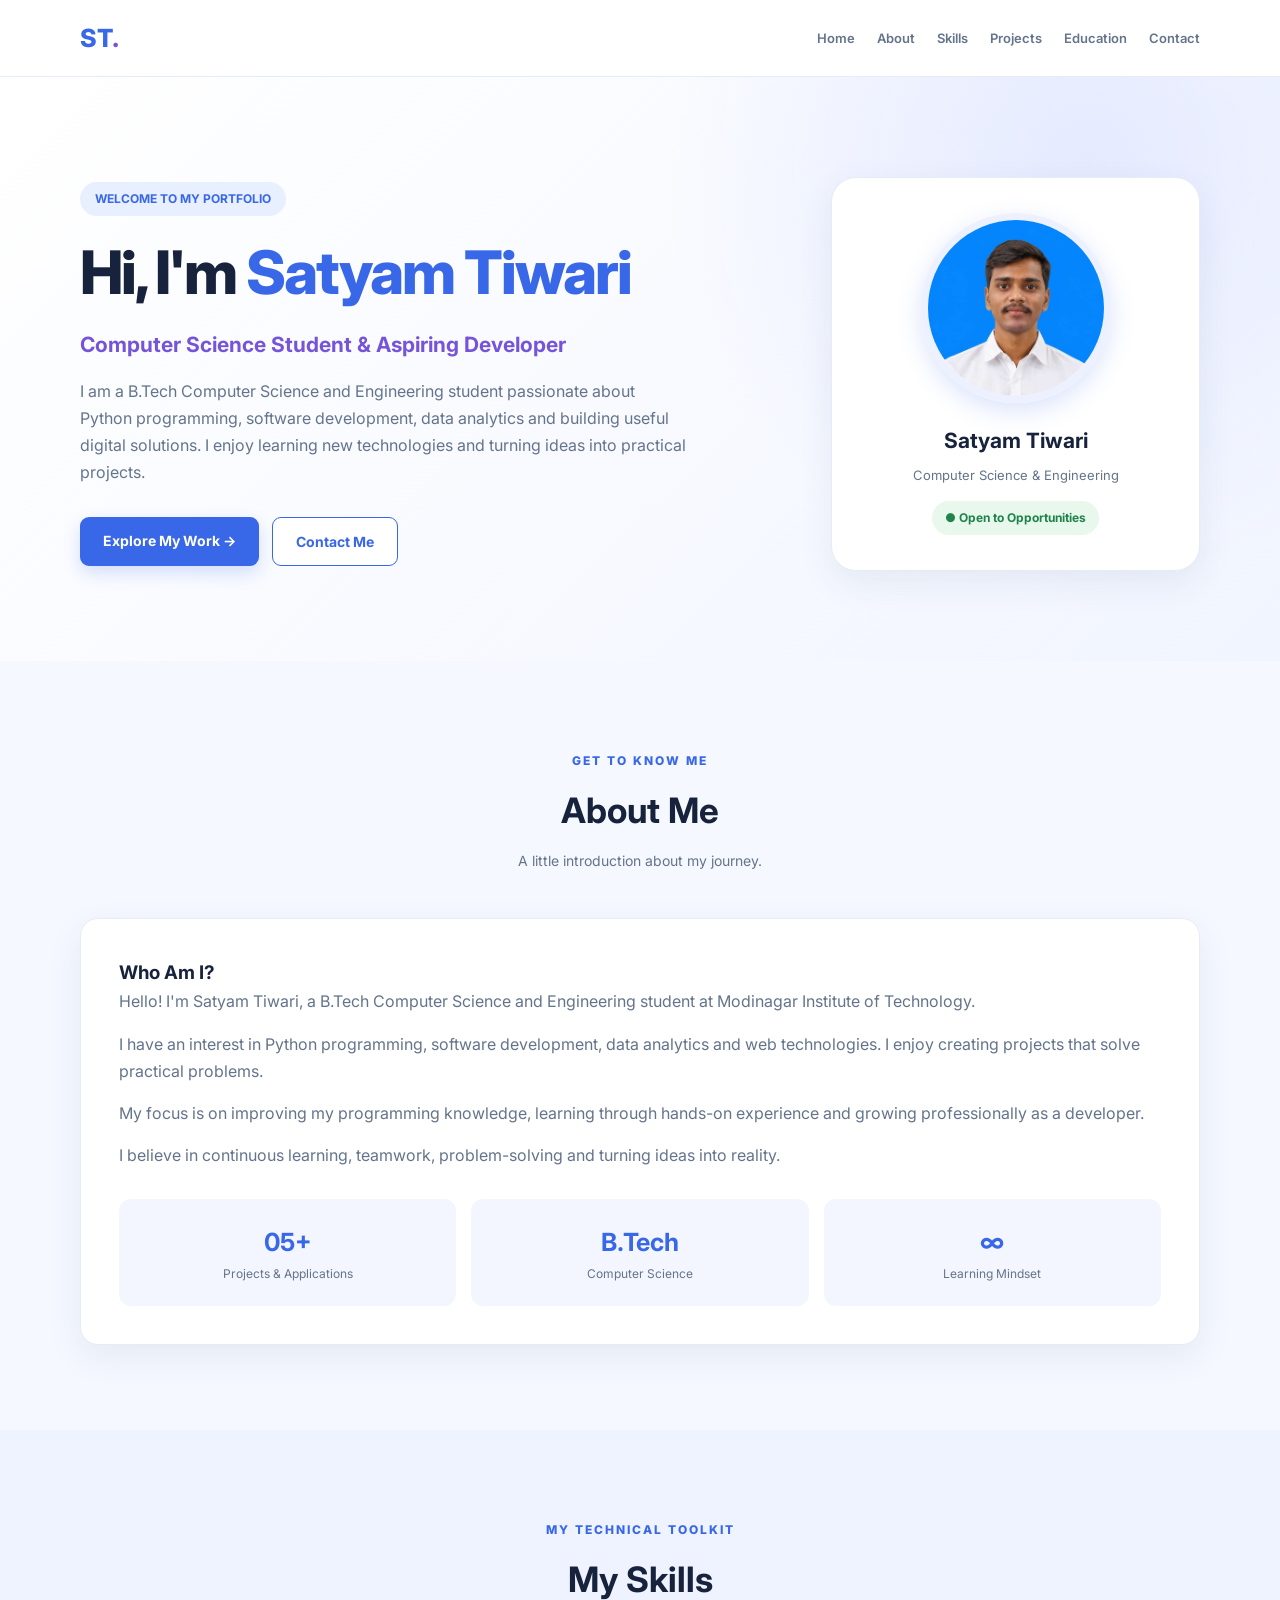
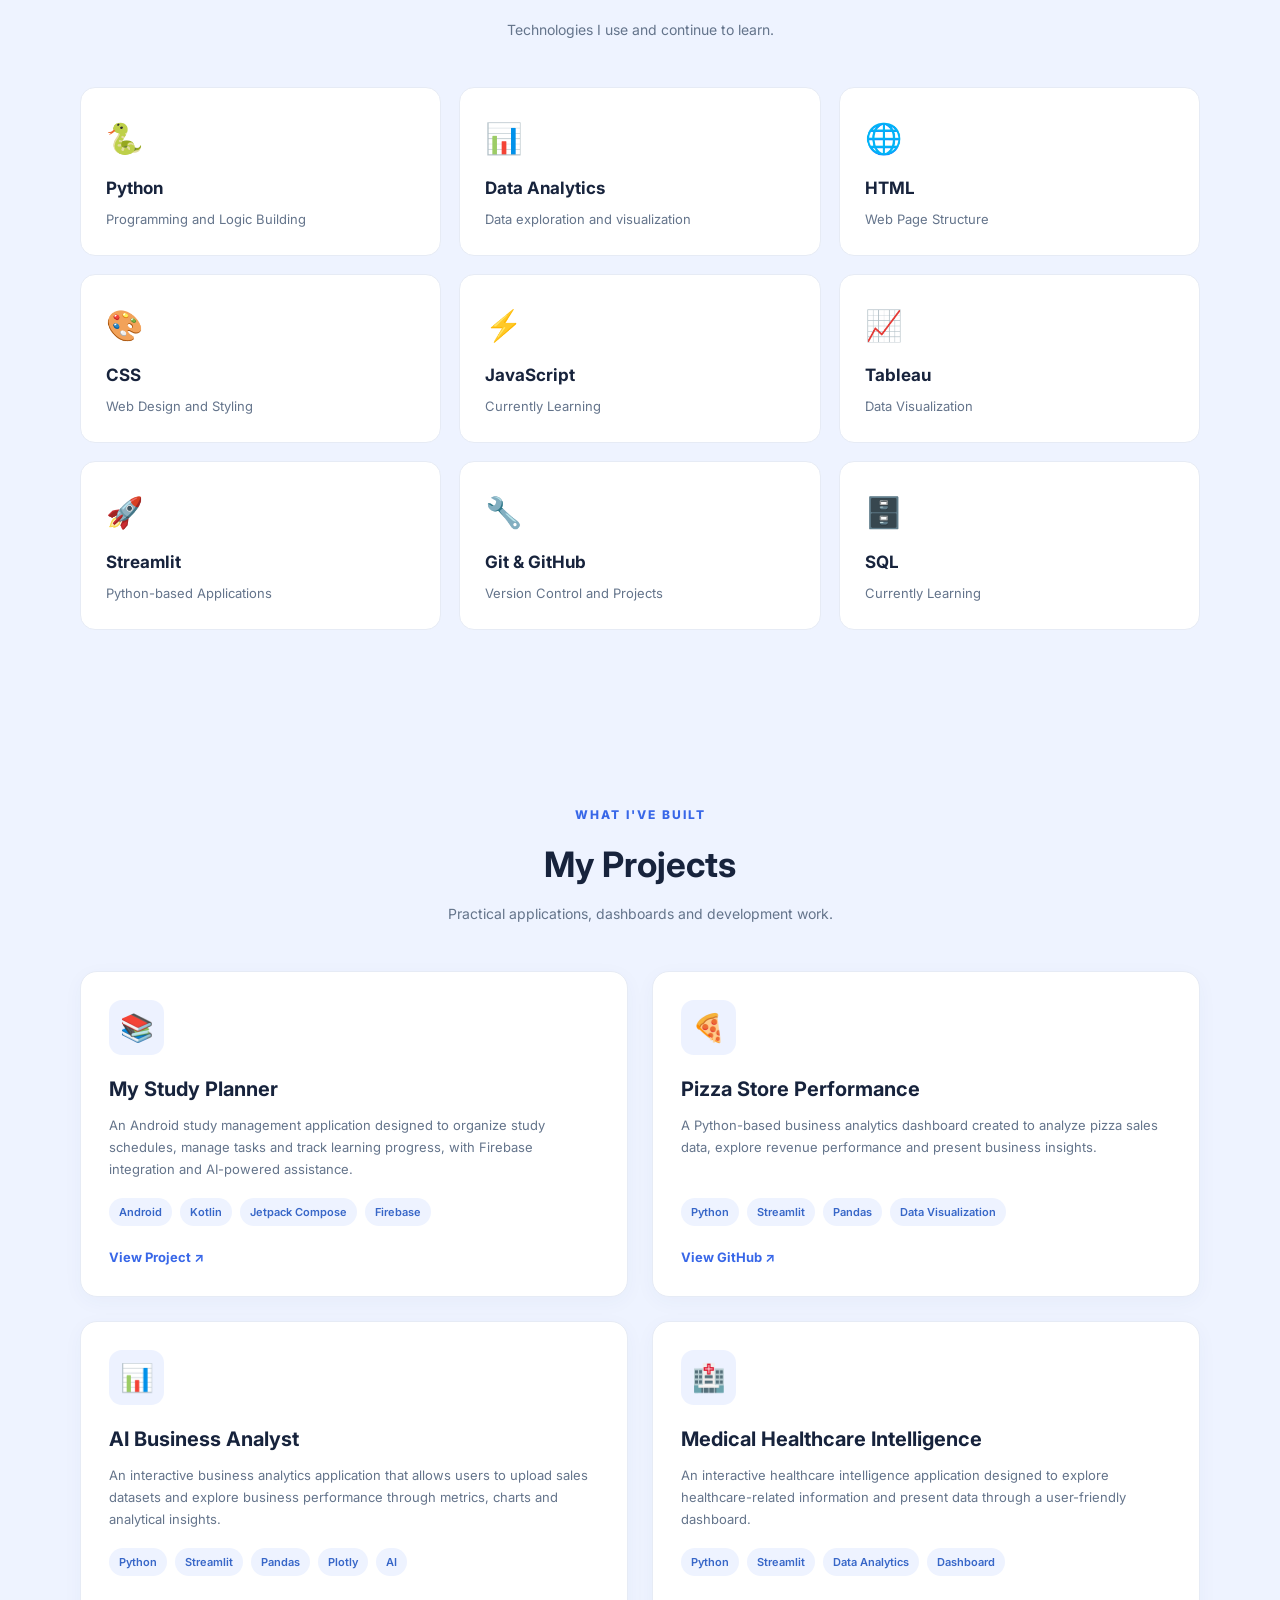
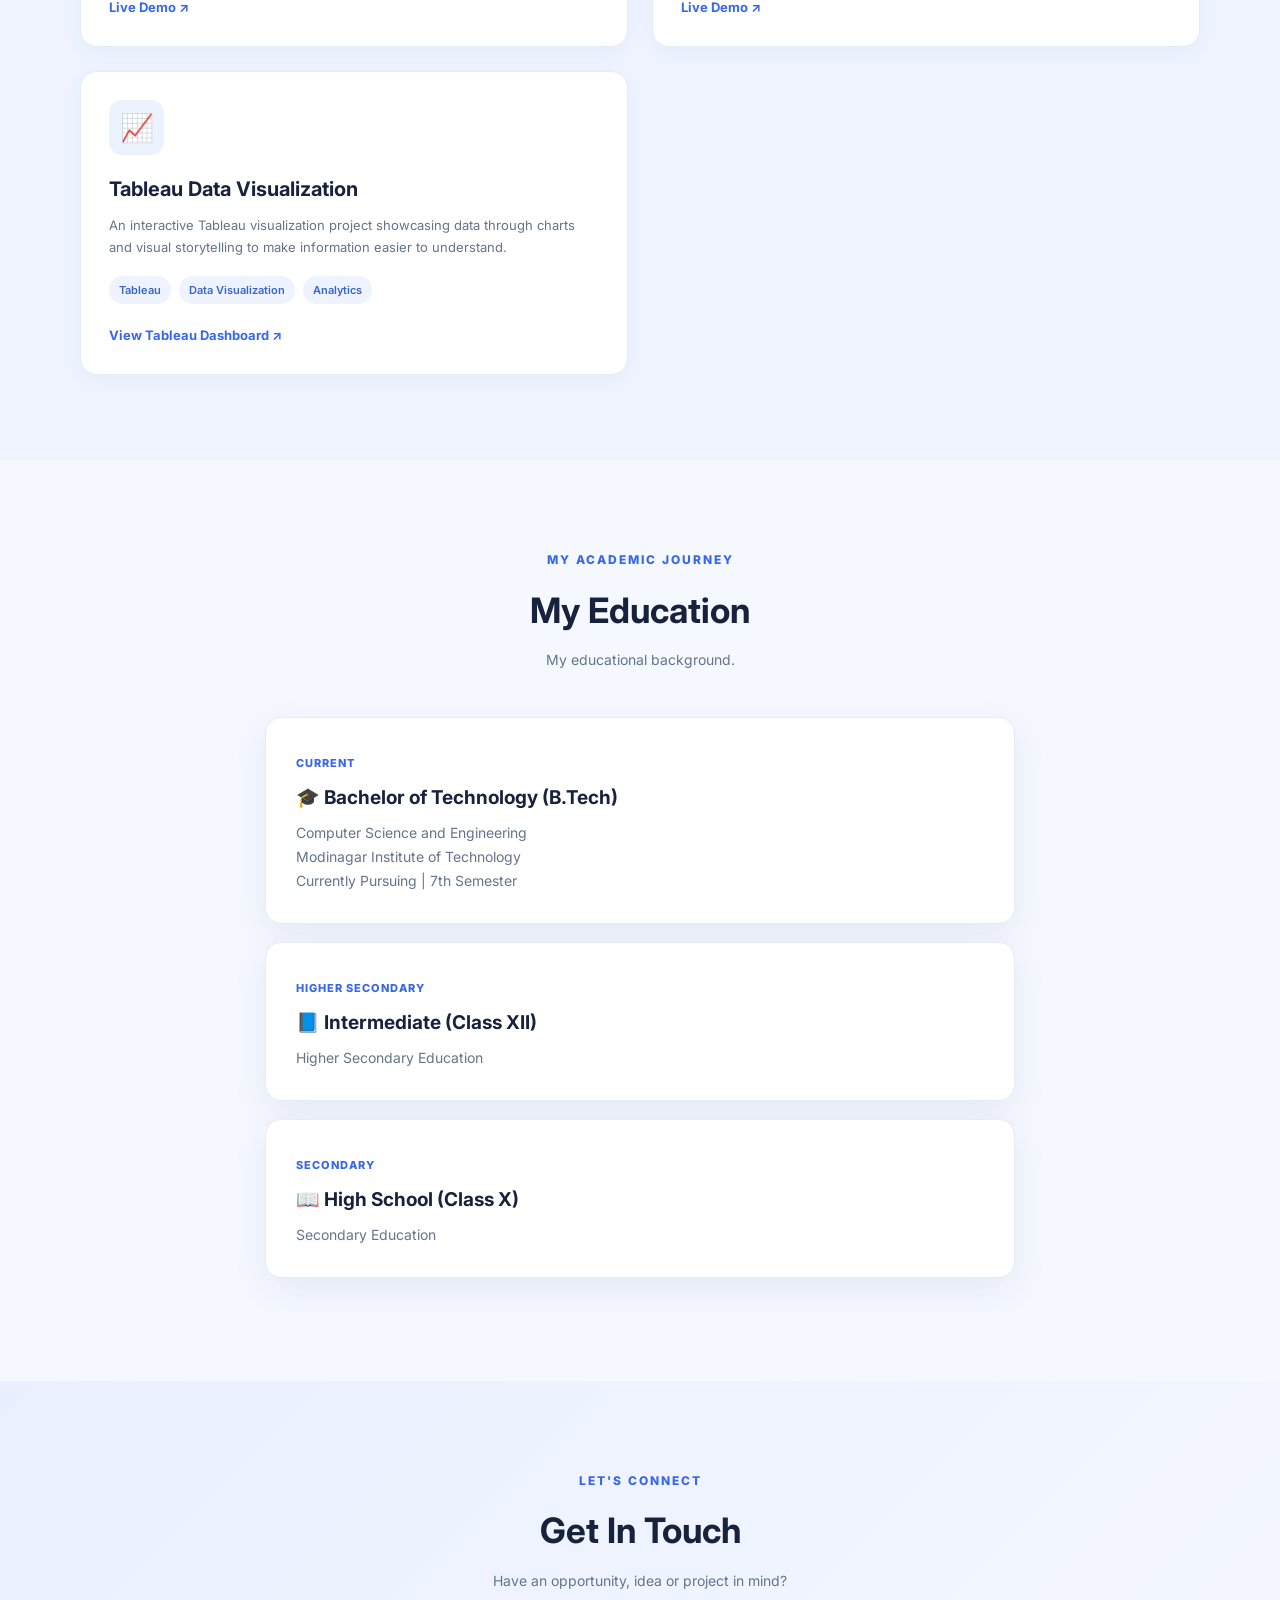
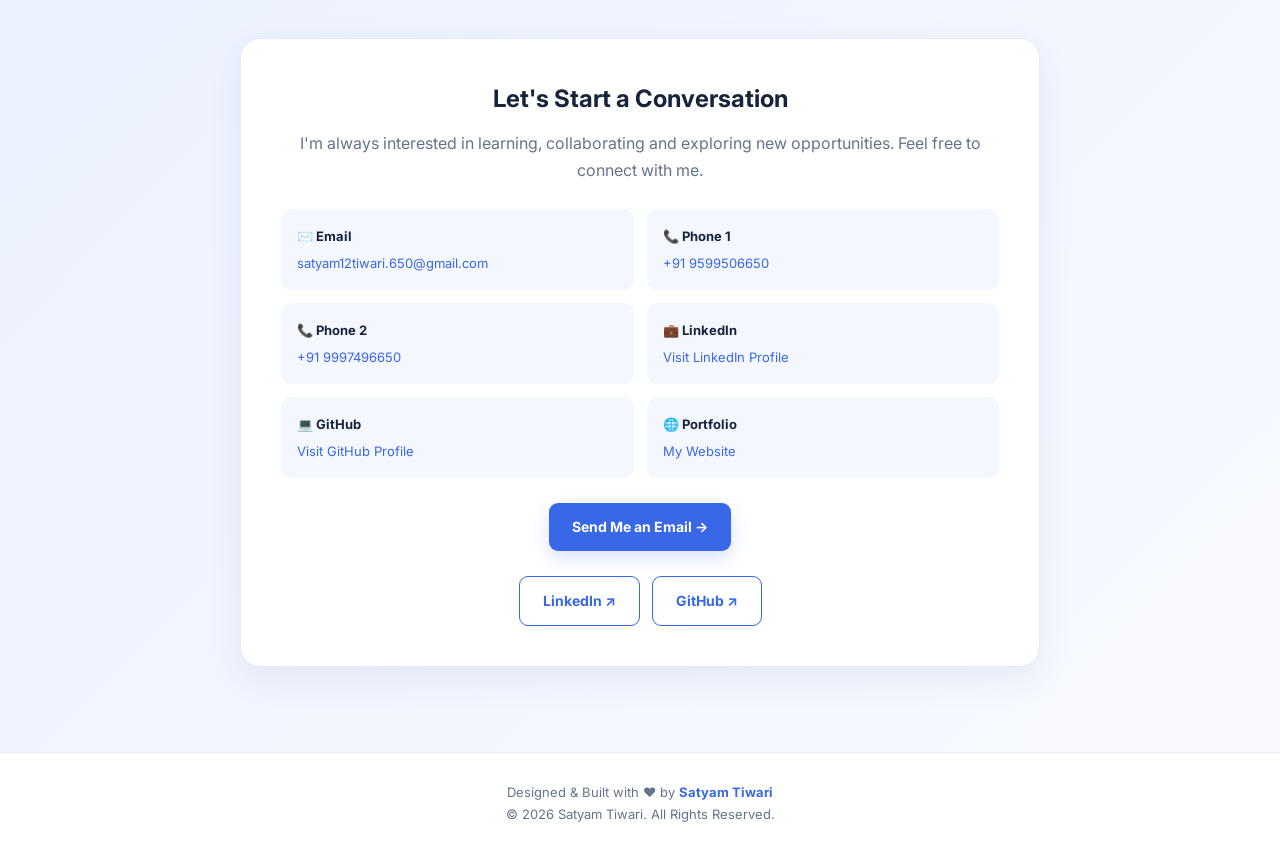
<file: index.html>
<!DOCTYPE html>
<html lang="en">

<head>
    <meta charset="UTF-8">
    <meta name="viewport" content="width=device-width, initial-scale=1.0">

    <title>Satyam Tiwari | Software Developer & Data Analyst</title>

    <meta name="description"
        content="Official portfolio of Satyam Tiwari, B.Tech Computer Science student and aspiring Software Developer and Data Analyst. Explore Python projects, AI dashboards, Tableau visualizations and technical skills.">

    <meta name="keywords"
        content="Satyam Tiwari, Satyam Tiwari Portfolio, Software Developer, Data Analyst, Python Developer, AI Business Analyst, Tableau, Streamlit">

    <meta name="author" content="Satyam Tiwari">
    <meta name="robots" content="index, follow">
    <meta name="theme-color" content="#f5f8ff">

    <link rel="canonical" href="https://satyamtiwari9719.github.io/">

    <meta property="og:title" content="Satyam Tiwari | Professional Portfolio">
    <meta property="og:description" content="Explore my projects, skills, education and professional journey.">
    <meta property="og:type" content="website">
    <meta property="og:url" content="https://satyamtiwari9719.github.io/">
    <meta property="og:image" content="https://satyamtiwari9719.github.io/profile.jpg">

    <meta name="twitter:card" content="summary_large_image">
    <meta name="twitter:title" content="Satyam Tiwari Portfolio">
    <meta name="twitter:description" content="Software Development | Python | Data Analytics">
    <meta name="twitter:image" content="https://satyamtiwari9719.github.io/profile.jpg">

    <script type="application/ld+json">
{
  "@context": "https://schema.org",
  "@type": "Person",
  "name": "Satyam Tiwari",
  "url": "https://satyamtiwari9719.github.io/",
  "image": "https://satyamtiwari9719.github.io/profile.jpg",
  "jobTitle": "Aspiring Software Developer and Data Analyst",
  "email": "satyam12tiwari.650@gmail.com",
  "telephone": "+91-9599506650",
  "sameAs": [
    "https://www.linkedin.com/in/satyamtiwari9719",
    "https://github.com/satyamtiwari9719"
  ],
  "alumniOf": {
    "@type": "CollegeOrUniversity",
    "name": "Modinagar Institute of Technology"
  }
}
</script>

    <link rel="preconnect" href="https://fonts.googleapis.com">
    <link rel="preconnect" href="https://fonts.gstatic.com" crossorigin>
    <link href="https://fonts.googleapis.com/css2?family=Inter:wght@400;500;600;700;800&display=swap" rel="stylesheet">

    <style>
        :root {
            --primary: #3867e8;
            --secondary: #7654d9;
            --text: #17233c;
            --muted: #64748b;
            --background: #f5f8ff;
            --white: #ffffff;
            --border: #e6ebf5;
            --shadow: 0 12px 35px rgba(39, 67, 120, 0.08);
        }

        * {
            margin: 0;
            padding: 0;
            box-sizing: border-box;
            scroll-behavior: smooth;
        }

        body {
            font-family: 'Inter', sans-serif;
            background: var(--background);
            color: var(--text);
            line-height: 1.7;
        }

        a {
            text-decoration: none;
            color: inherit;
        }

        .container {
            width: min(1120px, 90%);
            margin: auto;
        }

        /* NAVBAR */

        header {
            background: rgba(255, 255, 255, 0.95);
            position: sticky;
            top: 0;
            z-index: 100;
            border-bottom: 1px solid var(--border);
            backdrop-filter: blur(12px);
        }

        nav {
            min-height: 76px;
            display: flex;
            justify-content: space-between;
            align-items: center;
            gap: 20px;
        }

        .logo {
            font-size: 25px;
            font-weight: 800;
            color: var(--primary);
        }

        .logo span {
            color: var(--secondary);
        }

        .nav-links {
            display: flex;
            gap: 22px;
            align-items: center;
            flex-wrap: wrap;
        }

        .nav-links a {
            font-size: 13px;
            font-weight: 600;
            color: var(--muted);
        }

        .nav-links a:hover {
            color: var(--primary);
        }

        /* BUTTONS */

        .btn {
            display: inline-block;
            padding: 12px 23px;
            border-radius: 9px;
            font-size: 14px;
            font-weight: 700;
            transition: 0.3s;
        }

        .btn-primary {
            background: var(--primary);
            color: white;
            box-shadow: 0 7px 18px rgba(56, 103, 232, 0.2);
        }

        .btn-outline {
            border: 1px solid var(--primary);
            color: var(--primary);
            background: white;
        }

        .btn:hover {
            transform: translateY(-3px);
        }

        /* HERO */

        .hero {
            padding: 100px 0 90px;
            background:
                radial-gradient(circle at 85% 15%, #e5eaff 0, transparent 35%),
                linear-gradient(135deg, #ffffff, #f1f5ff);
        }

        .hero-content {
            display: grid;
            grid-template-columns: 1.5fr 0.8fr;
            align-items: center;
            gap: 60px;
        }

        .tag {
            display: inline-block;
            background: #e8efff;
            color: var(--primary);
            padding: 7px 15px;
            border-radius: 30px;
            font-size: 12px;
            font-weight: 700;
            margin-bottom: 22px;
        }

        .hero h1 {
            font-size: clamp(38px, 6vw, 60px);
            line-height: 1.15;
            font-weight: 800;
            letter-spacing: -2px;
            margin-bottom: 20px;
        }

        .hero h1 span {
            color: var(--primary);
        }

        .hero h2 {
            font-size: 21px;
            color: var(--secondary);
            margin-bottom: 15px;
        }

        .hero p {
            max-width: 610px;
            color: var(--muted);
            margin-bottom: 30px;
        }

        .hero-buttons {
            display: flex;
            gap: 13px;
            flex-wrap: wrap;
        }

        /* PROFILE PHOTO */

        .profile-card {
            background: white;
            border: 1px solid var(--border);
            border-radius: 25px;
            padding: 35px 20px;
            text-align: center;
            box-shadow: var(--shadow);
        }

        .avatar {
            width: 190px;
            height: 190px;
            margin: auto auto 20px;
            border-radius: 50%;
            object-fit: cover;
            object-position: center 25%;
            border: 7px solid #edf1ff;
            box-shadow: 0 8px 25px rgba(56, 103, 232, 0.18);
            display: block;
        }

        .profile-card h3 {
            font-size: 21px;
        }

        .profile-card p {
            font-size: 13px;
            color: var(--muted);
            margin: 5px 0 15px;
        }

        .status {
            display: inline-block;
            background: #e8f8ed;
            color: #21834a;
            padding: 7px 13px;
            border-radius: 30px;
            font-size: 12px;
            font-weight: 700;
        }

        /* SECTIONS */

        section {
            padding: 85px 0;
        }

        .section-heading {
            text-align: center;
            margin-bottom: 45px;
        }

        .section-heading small {
            color: var(--primary);
            font-size: 12px;
            font-weight: 800;
            letter-spacing: 2px;
        }

        .section-heading h2 {
            font-size: 35px;
            margin: 8px 0;
        }

        .section-heading p {
            color: var(--muted);
            font-size: 14px;
        }

        /* ABOUT */

        .about-box {
            background: white;
            padding: 38px;
            border-radius: 18px;
            border: 1px solid var(--border);
            box-shadow: var(--shadow);
        }

        .about-box p {
            color: var(--muted);
            margin-bottom: 15px;
        }

        .stats {
            display: grid;
            grid-template-columns: repeat(3, 1fr);
            gap: 15px;
            margin-top: 30px;
        }

        .stat {
            background: #f3f6ff;
            text-align: center;
            padding: 22px 10px;
            border-radius: 12px;
        }

        .stat h3 {
            color: var(--primary);
            font-size: 25px;
        }

        .stat p {
            font-size: 12px;
            margin: 0;
        }

        /* SKILLS */

        .skills-section {
            background: #eef3ff;
        }

        .skills-grid {
            display: grid;
            grid-template-columns: repeat(3, 1fr);
            gap: 18px;
        }

        .skill-card {
            background: white;
            border: 1px solid var(--border);
            border-radius: 15px;
            padding: 25px;
            transition: 0.3s;
        }

        .skill-card:hover {
            transform: translateY(-5px);
            box-shadow: var(--shadow);
            border-color: #b8c9ff;
        }

        .skill-icon {
            font-size: 30px;
            margin-bottom: 10px;
        }

        .skill-card h3 {
            font-size: 17px;
            margin-bottom: 5px;
        }

        .skill-card p {
            font-size: 13px;
            color: var(--muted);
        }

        /* PROJECTS */

        .projects-section {
            background: #eef3ff;
        }

        .projects-grid {
            display: grid;
            grid-template-columns: repeat(2, 1fr);
            gap: 24px;
        }

        .project-card {
            background: white;
            border-radius: 17px;
            padding: 28px;
            border: 1px solid var(--border);
            box-shadow: 0 5px 20px rgba(39, 67, 120, 0.04);
            transition: 0.3s;
            display: flex;
            flex-direction: column;
        }

        .project-card:hover {
            transform: translateY(-6px);
            box-shadow: var(--shadow);
        }

        .project-icon {
            width: 55px;
            height: 55px;
            background: #edf2ff;
            border-radius: 13px;
            display: grid;
            place-items: center;
            font-size: 27px;
            margin-bottom: 17px;
        }

        .project-card h3 {
            font-size: 20px;
            margin-bottom: 8px;
        }

        .project-card p {
            color: var(--muted);
            font-size: 13px;
            margin-bottom: 17px;
            flex-grow: 1;
        }

        .tech-tags {
            display: flex;
            gap: 8px;
            flex-wrap: wrap;
            margin-bottom: 20px;
        }

        .tech-tags span {
            font-size: 11px;
            background: #eef3ff;
            color: #3867c8;
            padding: 5px 10px;
            border-radius: 20px;
            font-weight: 600;
        }

        .project-link {
            color: var(--primary);
            font-weight: 700;
            font-size: 13px;
        }

        .project-link:hover {
            text-decoration: underline;
        }

        /* EDUCATION */

        .education-card {
            max-width: 750px;
            margin: 0 auto 18px;
            background: white;
            padding: 30px;
            border-radius: 16px;
            border: 1px solid var(--border);
            box-shadow: var(--shadow);
        }

        .education-card h3 {
            font-size: 19px;
            margin: 7px 0;
        }

        .education-card p {
            color: var(--muted);
            font-size: 14px;
        }

        .edu-label {
            font-size: 11px;
            color: var(--primary);
            font-weight: 800;
            letter-spacing: 1px;
        }

        /* CONTACT */

        .contact-section {
            background: linear-gradient(135deg, #eaf0ff, #f8faff);
        }

        .contact-card {
            max-width: 800px;
            margin: auto;
            background: white;
            border-radius: 20px;
            padding: 40px;
            text-align: center;
            box-shadow: var(--shadow);
            border: 1px solid var(--border);
        }

        .contact-card>p {
            color: var(--muted);
            margin: 10px 0 25px;
        }

        .contact-details {
            display: grid;
            grid-template-columns: repeat(2, 1fr);
            gap: 13px;
            text-align: left;
            margin: 25px 0;
        }

        .contact-item {
            padding: 16px;
            background: #f5f7ff;
            border-radius: 10px;
            font-size: 13px;
            overflow-wrap: anywhere;
        }

        .contact-item strong {
            display: block;
            margin-bottom: 5px;
        }

        .contact-item a {
            color: var(--primary);
        }

        .social-links {
            display: flex;
            justify-content: center;
            gap: 12px;
            flex-wrap: wrap;
            margin-top: 25px;
        }

        /* FOOTER */

        footer {
            background: white;
            border-top: 1px solid var(--border);
            text-align: center;
            padding: 28px 10px;
            color: var(--muted);
            font-size: 13px;
        }

        footer strong {
            color: var(--primary);
        }

        /* MOBILE RESPONSIVE */

        @media(max-width:800px) {
            .hero-content {
                grid-template-columns: 1fr;
                text-align: center;
            }

            .hero p {
                margin-left: auto;
                margin-right: auto;
            }

            .hero-buttons {
                justify-content: center;
            }

            .profile-card {
                max-width: 380px;
                margin: auto;
                width: 100%;
            }

            .skills-grid {
                grid-template-columns: repeat(2, 1fr);
            }
        }

        @media(max-width:600px) {
            nav {
                padding: 15px 0;
                flex-direction: column;
            }

            .nav-links {
                justify-content: center;
                gap: 12px;
            }

            .nav-links a {
                font-size: 11px;
            }

            .hero {
                padding: 65px 0;
            }

            .hero h1 {
                font-size: 39px;
            }

            section {
                padding: 60px 0;
            }

            .section-heading h2 {
                font-size: 28px;
            }

            .skills-grid,
            .projects-grid,
            .contact-details {
                grid-template-columns: 1fr;
            }

            .stats {
                grid-template-columns: 1fr;
            }

            .about-box,
            .contact-card {
                padding: 24px;
            }

            .avatar {
                width: 165px;
                height: 165px;
            }
        }
    </style>
</head>

<body>

    <header>
        <nav class="container">
            <a href="#home" class="logo">ST<span>.</span></a>

            <div class="nav-links">
                <a href="#home">Home</a>
                <a href="#about">About</a>
                <a href="#skills">Skills</a>
                <a href="#projects">Projects</a>
                <a href="#education">Education</a>
                <a href="#contact">Contact</a>
            </div>
        </nav>
    </header>

    <main>

        <!-- HOME -->
        <section class="hero" id="home">
            <div class="container hero-content">

                <div>
                    <span class="tag">WELCOME TO MY PORTFOLIO</span>

                    <h1>Hi, I'm <span>Satyam Tiwari</span></h1>

                    <h2>Computer Science Student & Aspiring Developer</h2>

                    <p>
                        I am a B.Tech Computer Science and Engineering student
                        passionate about Python programming, software development,
                        data analytics and building useful digital solutions.
                        I enjoy learning new technologies and turning ideas
                        into practical projects.
                    </p>

                    <div class="hero-buttons">
                        <a href="#projects" class="btn btn-primary">Explore My Work →</a>
                        <a href="#contact" class="btn btn-outline">Contact Me</a>
                    </div>
                </div>

                <div class="profile-card">
                    <img src="profile.jpg" alt="Satyam Tiwari - Professional Profile Photo" class="avatar" width="190"
                        height="190">
                    <h3>Satyam Tiwari</h3>
                    <p>Computer Science & Engineering</p>
                    <span class="status">● Open to Opportunities</span>
                </div>

            </div>
        </section>

        <!-- ABOUT -->
        <section id="about">
            <div class="container">

                <div class="section-heading">
                    <small>GET TO KNOW ME</small>
                    <h2>About Me</h2>
                    <p>A little introduction about my journey.</p>
                </div>

                <div class="about-box">
                    <h3>Who Am I?</h3>

                    <p>
                        Hello! I'm Satyam Tiwari, a B.Tech Computer Science
                        and Engineering student at Modinagar Institute of Technology.
                    </p>

                    <p>
                        I have an interest in Python programming, software development,
                        data analytics and web technologies. I enjoy creating
                        projects that solve practical problems.
                    </p>

                    <p>
                        My focus is on improving my programming knowledge,
                        learning through hands-on experience and growing
                        professionally as a developer.
                    </p>

                    <p>
                        I believe in continuous learning, teamwork,
                        problem-solving and turning ideas into reality.
                    </p>

                    <div class="stats">
                        <div class="stat">
                            <h3>05+</h3>
                            <p>Projects & Applications</p>
                        </div>

                        <div class="stat">
                            <h3>B.Tech</h3>
                            <p>Computer Science</p>
                        </div>

                        <div class="stat">
                            <h3>∞</h3>
                            <p>Learning Mindset</p>
                        </div>
                    </div>
                </div>
            </div>
        </section>

        <!-- SKILLS -->
        <section class="skills-section" id="skills">
            <div class="container">

                <div class="section-heading">
                    <small>MY TECHNICAL TOOLKIT</small>
                    <h2>My Skills</h2>
                    <p>Technologies I use and continue to learn.</p>
                </div>

                <div class="skills-grid">

                    <div class="skill-card">
                        <div class="skill-icon">🐍</div>
                        <h3>Python</h3>
                        <p>Programming and Logic Building</p>
                    </div>

                    <div class="skill-card">
                        <div class="skill-icon">📊</div>
                        <h3>Data Analytics</h3>
                        <p>Data exploration and visualization</p>
                    </div>

                    <div class="skill-card">
                        <div class="skill-icon">🌐</div>
                        <h3>HTML</h3>
                        <p>Web Page Structure</p>
                    </div>

                    <div class="skill-card">
                        <div class="skill-icon">🎨</div>
                        <h3>CSS</h3>
                        <p>Web Design and Styling</p>
                    </div>

                    <div class="skill-card">
                        <div class="skill-icon">⚡</div>
                        <h3>JavaScript</h3>
                        <p>Currently Learning</p>
                    </div>

                    <div class="skill-card">
                        <div class="skill-icon">📈</div>
                        <h3>Tableau</h3>
                        <p>Data Visualization</p>
                    </div>

                    <div class="skill-card">
                        <div class="skill-icon">🚀</div>
                        <h3>Streamlit</h3>
                        <p>Python-based Applications</p>
                    </div>

                    <div class="skill-card">
                        <div class="skill-icon">🔧</div>
                        <h3>Git & GitHub</h3>
                        <p>Version Control and Projects</p>
                    </div>

                    <div class="skill-card">
                        <div class="skill-icon">🗄️</div>
                        <h3>SQL</h3>
                        <p>Currently Learning</p>
                    </div>

                </div>
            </div>
        </section>

        <!-- PROJECTS -->
        <section class="projects-section" id="projects">
            <div class="container">

                <div class="section-heading">
                    <small>WHAT I'VE BUILT</small>
                    <h2>My Projects</h2>
                    <p>Practical applications, dashboards and development work.</p>
                </div>

                <div class="projects-grid">

                    <article class="project-card">
                        <div class="project-icon">📚</div>
                        <h3>My Study Planner</h3>
                        <p>
                            An Android study management application designed
                            to organize study schedules, manage tasks and
                            track learning progress, with Firebase integration
                            and AI-powered assistance.
                        </p>
                        <div class="tech-tags">
                            <span>Android</span>
                            <span>Kotlin</span>
                            <span>Jetpack Compose</span>
                            <span>Firebase</span>
                        </div>
                        <a class="project-link" href="https://github.com/satyamtiwari9719/My-Study-Planner"
                            target="_blank" rel="noopener noreferrer">
                            View Project ↗
                        </a>
                    </article>

                    <article class="project-card">
                        <div class="project-icon">🍕</div>
                        <h3>Pizza Store Performance</h3>
                        <p>
                            A Python-based business analytics dashboard
                            created to analyze pizza sales data, explore
                            revenue performance and present business insights.
                        </p>
                        <div class="tech-tags">
                            <span>Python</span>
                            <span>Streamlit</span>
                            <span>Pandas</span>
                            <span>Data Visualization</span>
                        </div>
                        <a class="project-link" href="https://github.com/satyamtiwari9719" target="_blank"
                            rel="noopener noreferrer">
                            View GitHub ↗
                        </a>
                    </article>

                    <article class="project-card">
                        <div class="project-icon">📊</div>
                        <h3>AI Business Analyst</h3>
                        <p>
                            An interactive business analytics application
                            that allows users to upload sales datasets and
                            explore business performance through metrics,
                            charts and analytical insights.
                        </p>
                        <div class="tech-tags">
                            <span>Python</span>
                            <span>Streamlit</span>
                            <span>Pandas</span>
                            <span>Plotly</span>
                            <span>AI</span>
                        </div>
                        <a class="project-link" href="https://ai-business-analyst-4dbn5dh2fsmtf9nxru4tza.streamlit.app/"
                            target="_blank" rel="noopener noreferrer">
                            Live Demo ↗
                        </a>
                    </article>

                    <article class="project-card">
                        <div class="project-icon">🏥</div>
                        <h3>Medical Healthcare Intelligence</h3>
                        <p>
                            An interactive healthcare intelligence application
                            designed to explore healthcare-related information
                            and present data through a user-friendly dashboard.
                        </p>
                        <div class="tech-tags">
                            <span>Python</span>
                            <span>Streamlit</span>
                            <span>Data Analytics</span>
                            <span>Dashboard</span>
                        </div>
                        <a class="project-link"
                            href="https://medintal-healthcare-intelligence-g5tffhednksjkt3rfdi28e.streamlit.app/"
                            target="_blank" rel="noopener noreferrer">
                            Live Demo ↗
                        </a>
                    </article>

                    <article class="project-card">
                        <div class="project-icon">📈</div>
                        <h3>Tableau Data Visualization</h3>
                        <p>
                            An interactive Tableau visualization project
                            showcasing data through charts and visual
                            storytelling to make information easier to understand.
                        </p>
                        <div class="tech-tags">
                            <span>Tableau</span>
                            <span>Data Visualization</span>
                            <span>Analytics</span>
                        </div>
                        <a class="project-link"
                            href="https://public.tableau.com/app/profile/satyam.tiwari1544/viz/shared/SSZBF8GNM"
                            target="_blank" rel="noopener noreferrer">
                            View Tableau Dashboard ↗
                        </a>
                    </article>

                </div>
            </div>
        </section>

        <!-- EDUCATION -->
        <section id="education">
            <div class="container">

                <div class="section-heading">
                    <small>MY ACADEMIC JOURNEY</small>
                    <h2>My Education</h2>
                    <p>My educational background.</p>
                </div>

                <div class="education-card">
                    <span class="edu-label">CURRENT</span>
                    <h3>🎓 Bachelor of Technology (B.Tech)</h3>
                    <p>Computer Science and Engineering</p>
                    <p>Modinagar Institute of Technology</p>
                    <p>Currently Pursuing | 7th Semester</p>
                </div>

                <div class="education-card">
                    <span class="edu-label">HIGHER SECONDARY</span>
                    <h3>📘 Intermediate (Class XII)</h3>
                    <p>Higher Secondary Education</p>
                </div>

                <div class="education-card">
                    <span class="edu-label">SECONDARY</span>
                    <h3>📖 High School (Class X)</h3>
                    <p>Secondary Education</p>
                </div>

            </div>
        </section>

        <!-- CONTACT -->
        <section class="contact-section" id="contact">
            <div class="container">

                <div class="section-heading">
                    <small>LET'S CONNECT</small>
                    <h2>Get In Touch</h2>
                    <p>Have an opportunity, idea or project in mind?</p>
                </div>

                <div class="contact-card">

                    <h2>Let's Start a Conversation</h2>

                    <p>
                        I'm always interested in learning,
                        collaborating and exploring new opportunities.
                        Feel free to connect with me.
                    </p>

                    <div class="contact-details">

                        <div class="contact-item">
                            <strong>✉️ Email</strong>
                            <a href="mailto:satyam12tiwari.650@gmail.com">
                                satyam12tiwari.650@gmail.com
                            </a>
                        </div>

                        <div class="contact-item">
                            <strong>📞 Phone 1</strong>
                            <a href="tel:+919599506650">+91 9599506650</a>
                        </div>

                        <div class="contact-item">
                            <strong>📞 Phone 2</strong>
                            <a href="tel:+919997496650">+91 9997496650</a>
                        </div>

                        <div class="contact-item">
                            <strong>💼 LinkedIn</strong>
                            <a href="https://www.linkedin.com/in/satyamtiwari9719" target="_blank"
                                rel="noopener noreferrer">
                                Visit LinkedIn Profile
                            </a>
                        </div>

                        <div class="contact-item">
                            <strong>💻 GitHub</strong>
                            <a href="https://github.com/satyamtiwari9719" target="_blank" rel="noopener noreferrer">
                                Visit GitHub Profile
                            </a>
                        </div>

                        <div class="contact-item">
                            <strong>🌐 Portfolio</strong>
                            <a href="https://satyamtiwari9719.github.io/">
                                My Website
                            </a>
                        </div>

                    </div>

                    <a href="mailto:satyam12tiwari.650@gmail.com" class="btn btn-primary">
                        Send Me an Email →
                    </a>

                    <div class="social-links">
                        <a class="btn btn-outline" href="https://www.linkedin.com/in/satyamtiwari9719" target="_blank"
                            rel="noopener noreferrer">
                            LinkedIn ↗
                        </a>

                        <a class="btn btn-outline" href="https://github.com/satyamtiwari9719" target="_blank"
                            rel="noopener noreferrer">
                            GitHub ↗
                        </a>
                    </div>

                </div>
            </div>
        </section>

    </main>

    <footer>
        <p>Designed & Built with ❤️ by <strong>Satyam Tiwari</strong></p>
        <p>© <span id="year"></span> Satyam Tiwari. All Rights Reserved.</p>
    </footer>

    <script>
        document.getElementById("year").textContent =
            new Date().getFullYear();
    </script>

</body>

</html>
</file>
